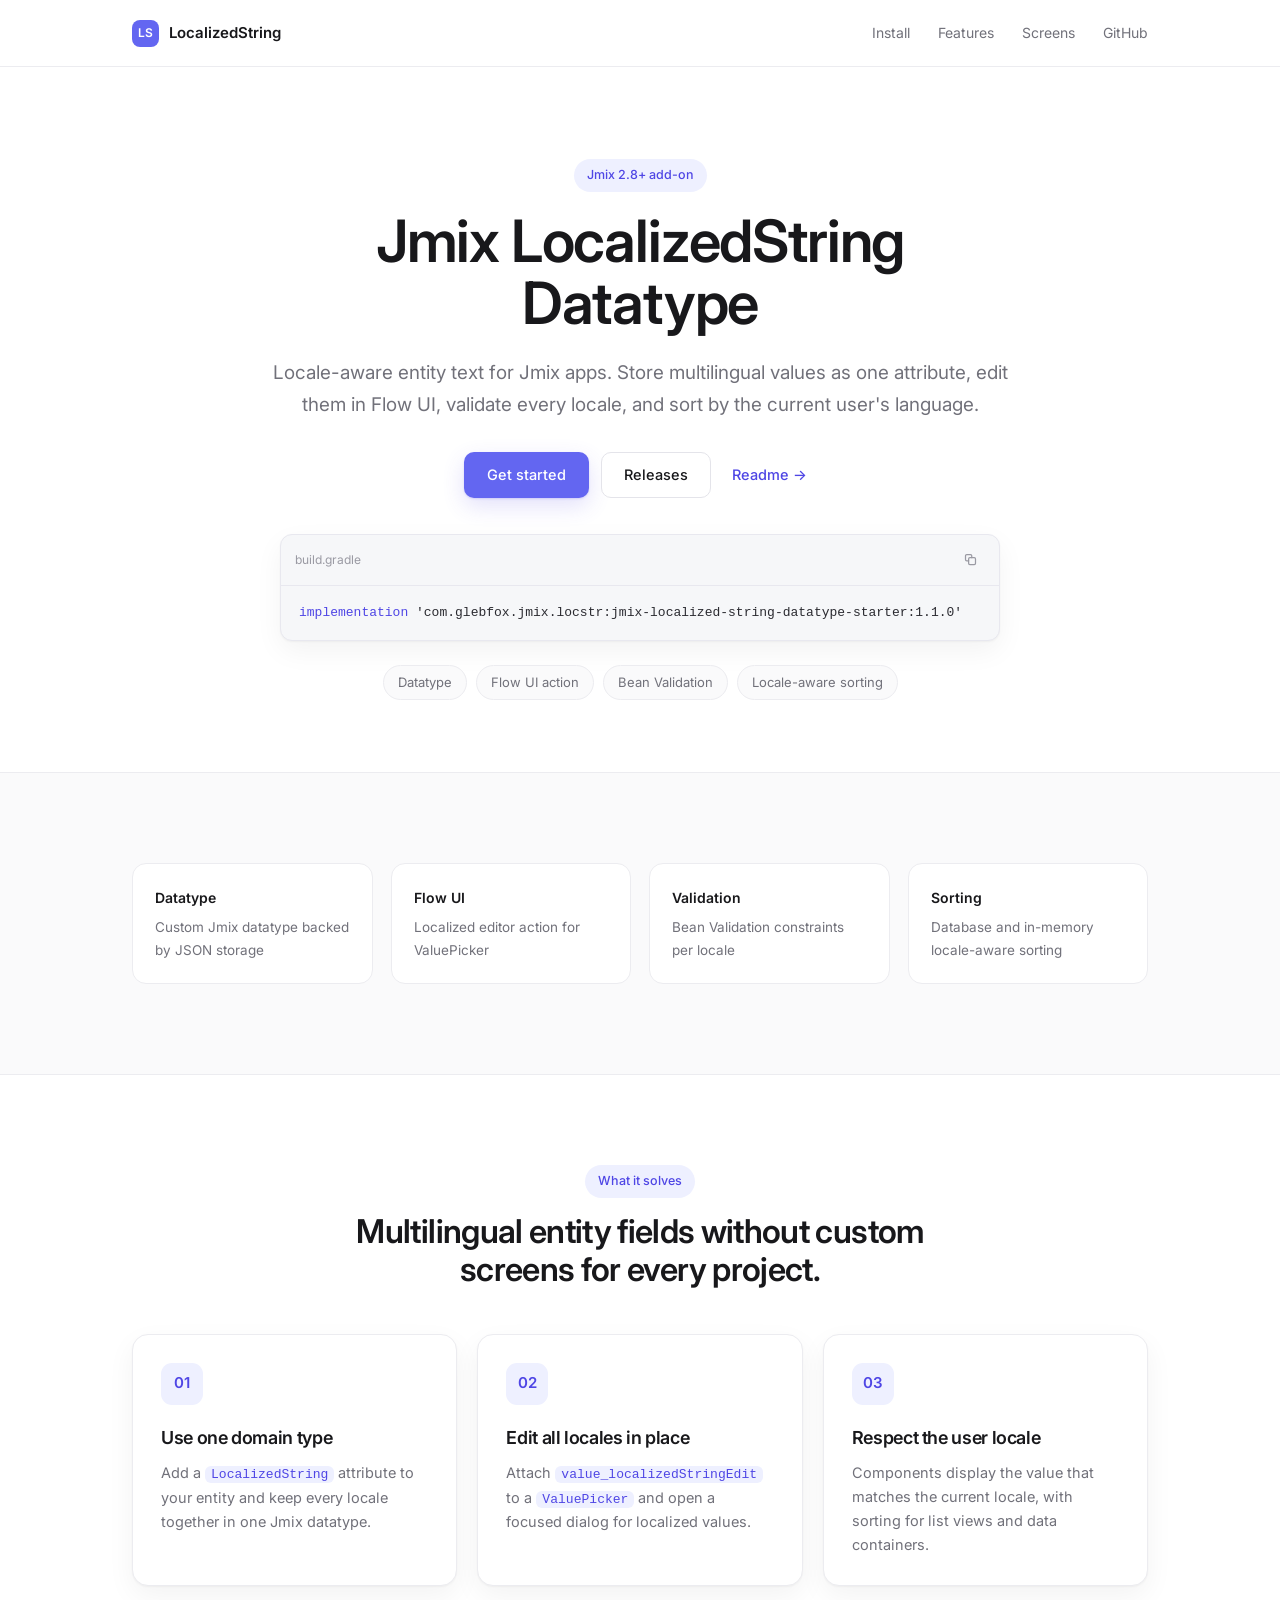
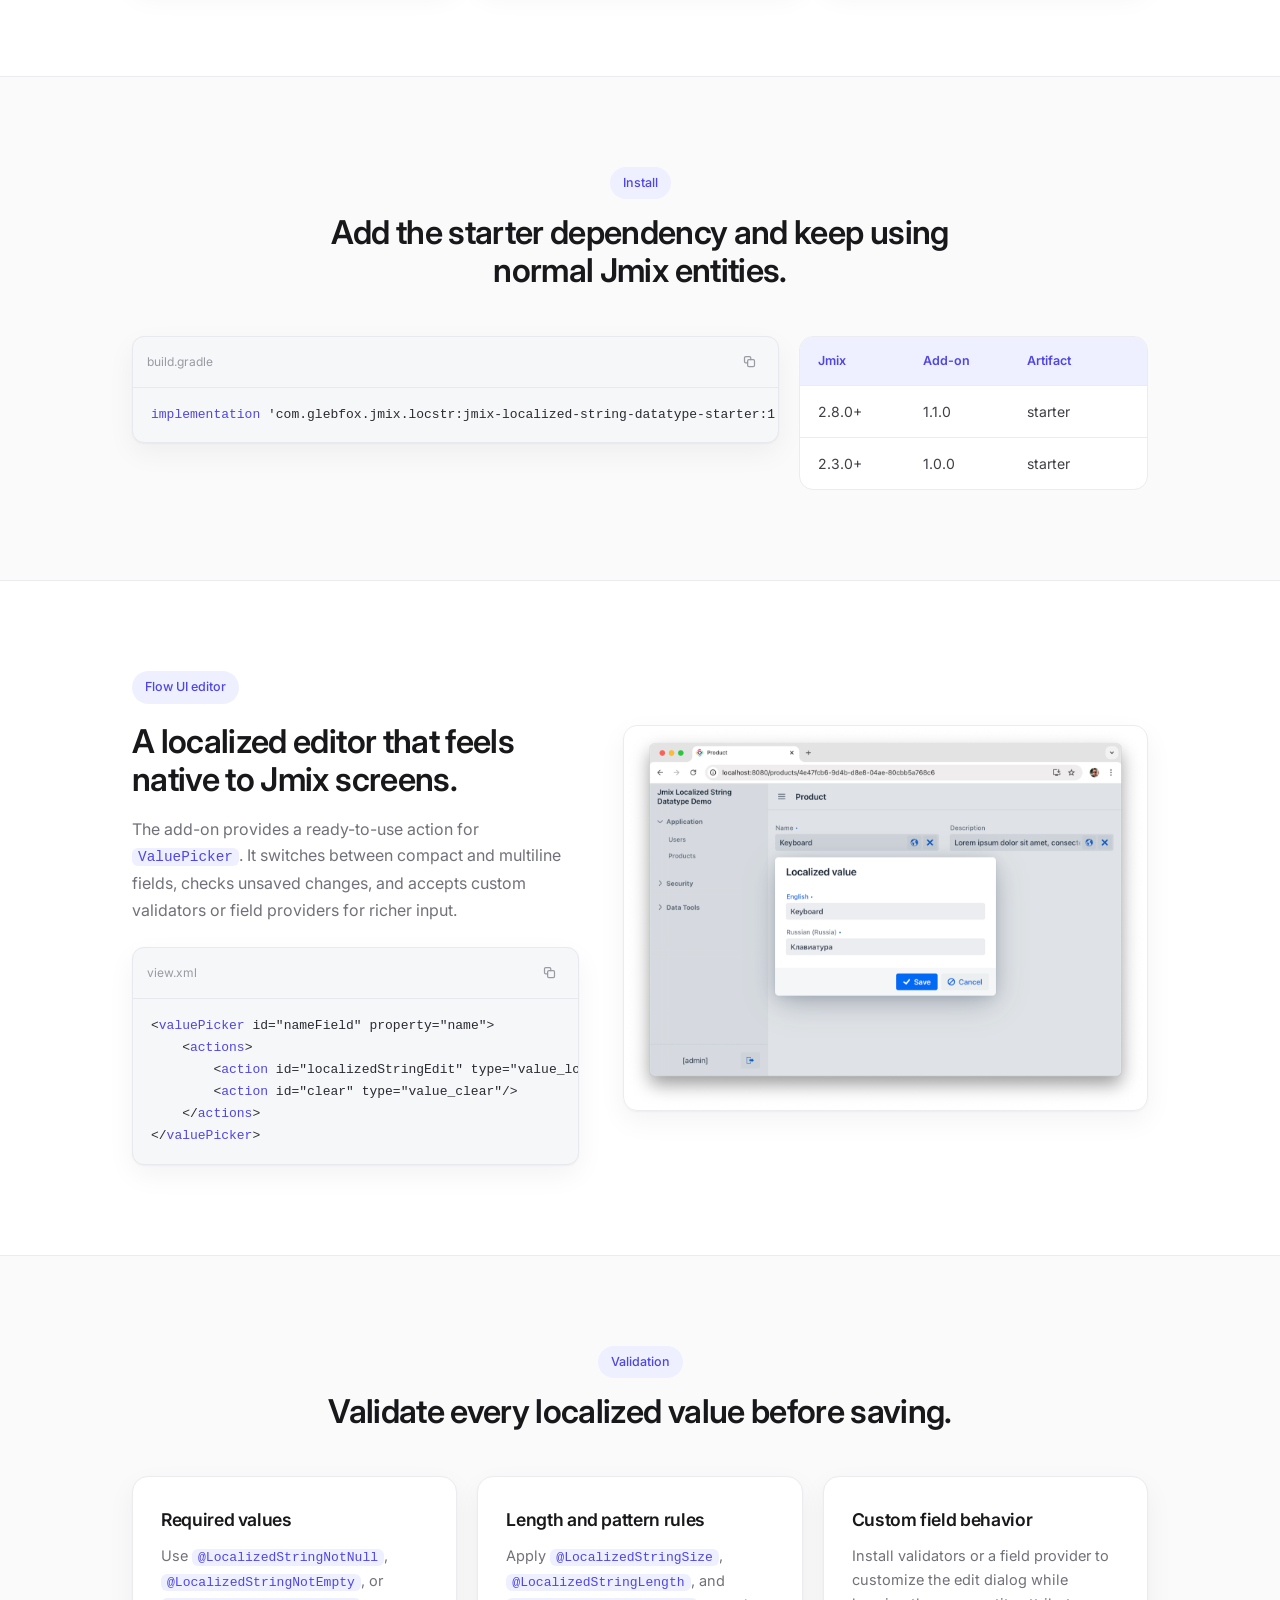
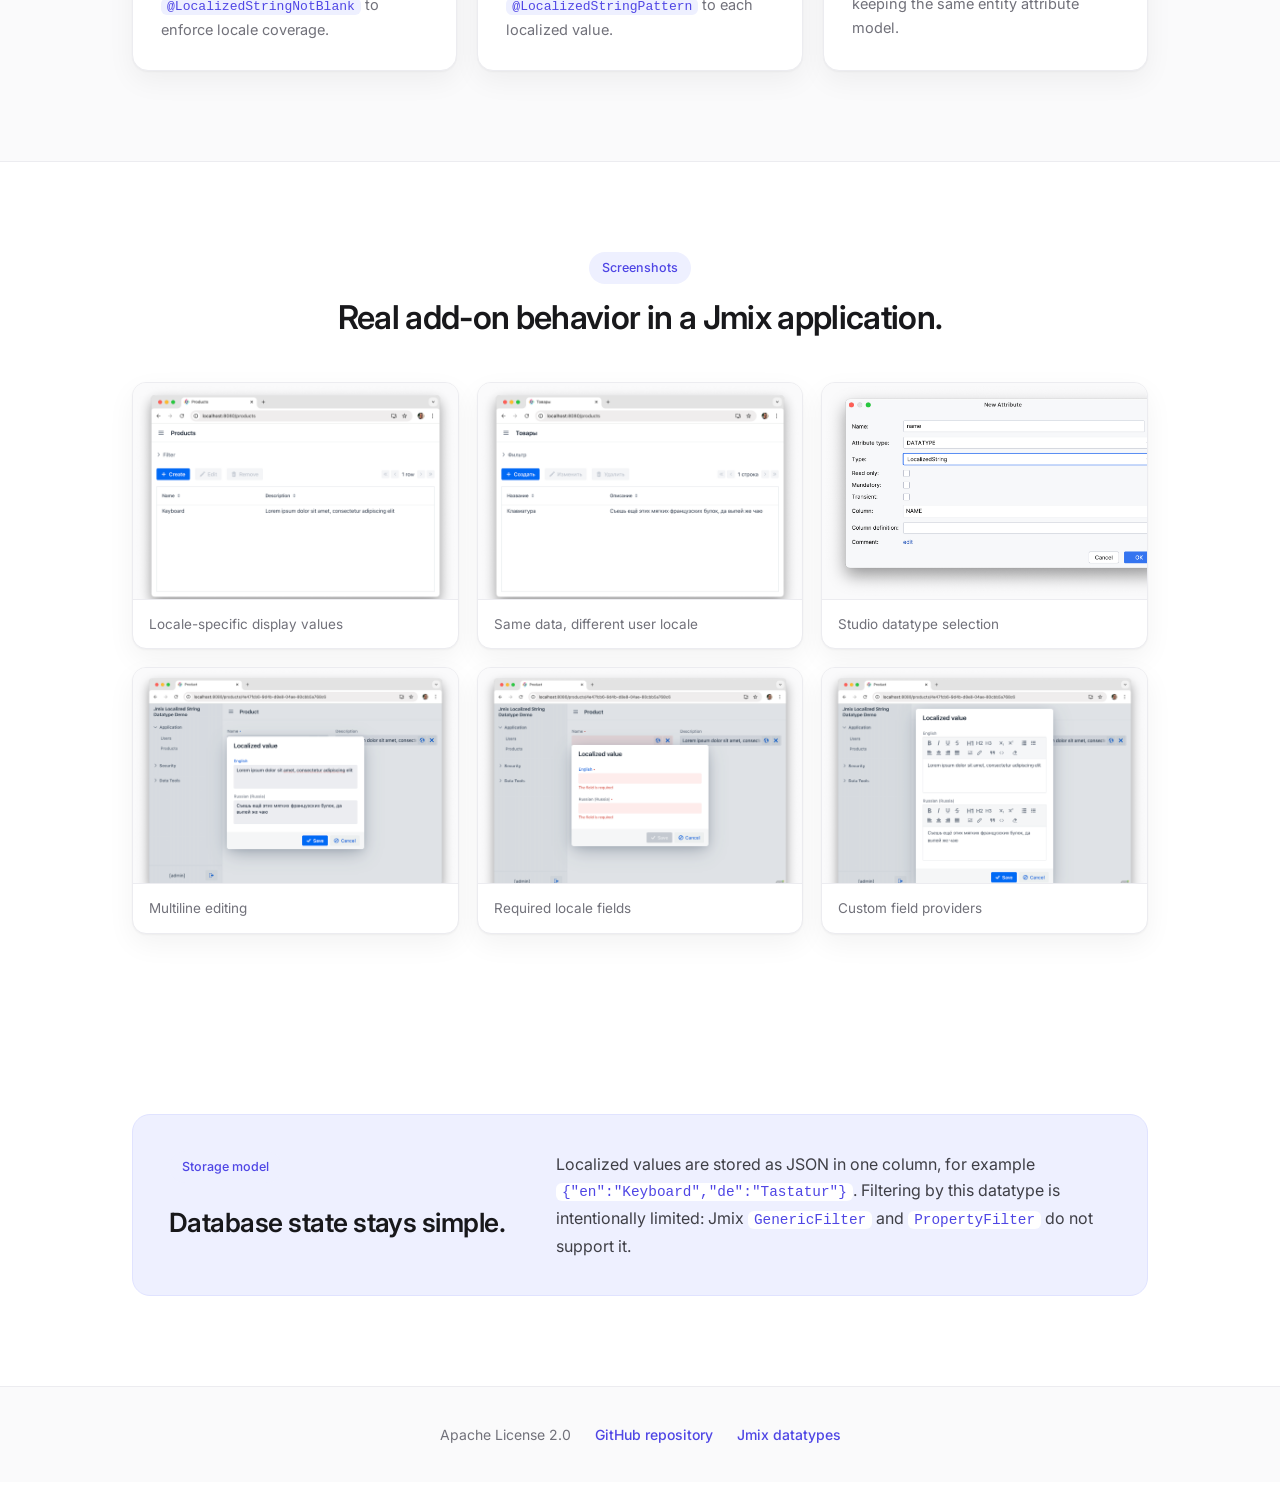
<file: docs/index.html>
<!doctype html>
<html lang="en">
<head>
    <meta charset="utf-8">
    <meta name="viewport" content="width=device-width, initial-scale=1">
    <meta name="description" content="Jmix LocalizedString Datatype add-on for storing, editing, validating, and sorting localized entity attributes.">
    <title>Jmix LocalizedString Datatype</title>
    <link rel="icon" type="image/svg+xml" href="assets/favicon.svg">
    <link rel="preconnect" href="https://fonts.googleapis.com">
    <link rel="preconnect" href="https://fonts.gstatic.com" crossorigin>
    <link href="https://fonts.googleapis.com/css2?family=Inter:wght@400;500;600;700&display=swap" rel="stylesheet">
    <link rel="stylesheet" href="styles.css">
</head>
<body id="top">
<header class="nav">
    <div class="wrap nav-inner">
        <a class="brand" href="#top" aria-label="Jmix LocalizedString Datatype home">
            <span class="mk">LS</span>
            <span>LocalizedString</span>
        </a>
        <nav class="nav-links" aria-label="Primary navigation">
            <a href="#install">Install</a>
            <a href="#features">Features</a>
            <a href="#screens">Screens</a>
            <a href="https://github.com/glebfox/jmix-localized-string-datatype-addon">GitHub</a>
        </nav>
    </div>
</header>

<main>
    <section class="hero" aria-labelledby="hero-title">
        <div class="wrap">
            <span class="eyebrow">Jmix 2.8+ add-on</span>
            <h1 id="hero-title">Jmix LocalizedString Datatype</h1>
            <p class="lede">
                Locale-aware entity text for Jmix apps. Store multilingual values as one
                attribute, edit them in Flow UI, validate every locale, and sort by the
                current user's language.
            </p>
            <div class="actions">
                <a class="btn primary" href="#install">Get started</a>
                <a class="btn secondary" href="https://github.com/glebfox/jmix-localized-string-datatype-addon/releases">Releases</a>
                <a class="btn text" href="https://github.com/glebfox/jmix-localized-string-datatype-addon/blob/main/README.md">Readme &rarr;</a>
            </div>
            <div class="install" aria-label="Gradle dependency">
                <div class="co">
                    <span class="fn">build.gradle</span>
                    <button class="copy" type="button" title="Copy" aria-label="Copy dependency to clipboard">
                        <svg class="ic ic-copy" viewBox="0 0 24 24" aria-hidden="true"><rect x="9" y="9" width="11" height="11" rx="2"/><path d="M14 9V6a2 2 0 0 0-2-2H6a2 2 0 0 0-2 2v6a2 2 0 0 0 2 2h3"/></svg>
                        <svg class="ic ic-ok" viewBox="0 0 24 24" aria-hidden="true"><path d="M5 12l4.5 4.5L19 7"/></svg>
                        <span class="ct">Copy</span>
                    </button>
                </div>
                <pre><code><span class="k">implementation</span> 'com.glebfox.jmix.locstr:jmix-localized-string-datatype-starter:1.1.0'</code></pre>
            </div>
            <div class="tags" aria-label="Add-on capabilities">
                <span>Datatype</span>
                <span>Flow UI action</span>
                <span>Bean Validation</span>
                <span>Locale-aware sorting</span>
            </div>
        </div>
    </section>

    <section class="section soft" aria-label="Project highlights">
        <div class="wrap">
            <div class="proof-grid">
                <div>
                    <strong>Datatype</strong>
                    <span>Custom Jmix datatype backed by JSON storage</span>
                </div>
                <div>
                    <strong>Flow UI</strong>
                    <span>Localized editor action for ValuePicker</span>
                </div>
                <div>
                    <strong>Validation</strong>
                    <span>Bean Validation constraints per locale</span>
                </div>
                <div>
                    <strong>Sorting</strong>
                    <span>Database and in-memory locale-aware sorting</span>
                </div>
            </div>
        </div>
    </section>

    <section class="section" id="features">
        <div class="wrap">
            <div class="sec-head">
                <span class="eyebrow">What it solves</span>
                <h2>Multilingual entity fields without custom screens for every project.</h2>
            </div>
            <div class="grid-3">
                <article class="card">
                    <span class="chip">01</span>
                    <h3>Use one domain type</h3>
                    <p>Add a <code>LocalizedString</code> attribute to your entity and keep every locale together in one Jmix datatype.</p>
                </article>
                <article class="card">
                    <span class="chip">02</span>
                    <h3>Edit all locales in place</h3>
                    <p>Attach <code>value_localizedStringEdit</code> to a <code>ValuePicker</code> and open a focused dialog for localized values.</p>
                </article>
                <article class="card">
                    <span class="chip">03</span>
                    <h3>Respect the user locale</h3>
                    <p>Components display the value that matches the current locale, with sorting for list views and data containers.</p>
                </article>
            </div>
        </div>
    </section>

    <section class="section soft" id="install">
        <div class="wrap">
            <div class="sec-head">
                <span class="eyebrow">Install</span>
                <h2>Add the starter dependency and keep using normal Jmix entities.</h2>
            </div>
            <div class="install-layout">
                <div class="codepanel" aria-label="Gradle dependency">
                    <div class="co">
                        <span class="fn">build.gradle</span>
                        <button class="copy" type="button" title="Copy" aria-label="Copy dependency to clipboard">
                            <svg class="ic ic-copy" viewBox="0 0 24 24" aria-hidden="true"><rect x="9" y="9" width="11" height="11" rx="2"/><path d="M14 9V6a2 2 0 0 0-2-2H6a2 2 0 0 0-2 2v6a2 2 0 0 0 2 2h3"/></svg>
                            <svg class="ic ic-ok" viewBox="0 0 24 24" aria-hidden="true"><path d="M5 12l4.5 4.5L19 7"/></svg>
                            <span class="ct">Copy</span>
                        </button>
                    </div>
                    <pre><code><span class="k">implementation</span> 'com.glebfox.jmix.locstr:jmix-localized-string-datatype-starter:1.1.0'</code></pre>
                </div>
                <div class="compat" aria-label="Compatibility table">
                    <div class="crow head"><span>Jmix</span><span>Add-on</span><span>Artifact</span></div>
                    <div class="crow"><span>2.8.0+</span><span>1.1.0</span><span>starter</span></div>
                    <div class="crow"><span>2.3.0+</span><span>1.0.0</span><span>starter</span></div>
                </div>
            </div>
        </div>
    </section>

    <section class="section">
        <div class="wrap">
            <div class="showcase">
                <div class="showcase-copy">
                    <span class="eyebrow">Flow UI editor</span>
                    <h2>A localized editor that feels native to Jmix screens.</h2>
                    <p>
                        The add-on provides a ready-to-use action for <code>ValuePicker</code>. It switches
                        between compact and multiline fields, checks unsaved changes, and accepts custom
                        validators or field providers for richer input.
                    </p>
                    <div class="codepanel codewrap" aria-label="Flow UI view XML">
                        <div class="co">
                            <span class="fn">view.xml</span>
                            <button class="copy" type="button" title="Copy" aria-label="Copy snippet to clipboard">
                            <svg class="ic ic-copy" viewBox="0 0 24 24" aria-hidden="true"><rect x="9" y="9" width="11" height="11" rx="2"/><path d="M14 9V6a2 2 0 0 0-2-2H6a2 2 0 0 0-2 2v6a2 2 0 0 0 2 2h3"/></svg>
                            <svg class="ic ic-ok" viewBox="0 0 24 24" aria-hidden="true"><path d="M5 12l4.5 4.5L19 7"/></svg>
                            <span class="ct">Copy</span>
                        </button>
                        </div>
                        <pre><code>&lt;<span class="t">valuePicker</span> id="nameField" property="name"&gt;
    &lt;<span class="t">actions</span>&gt;
        &lt;<span class="t">action</span> id="localizedStringEdit" type="value_localizedStringEdit"/&gt;
        &lt;<span class="t">action</span> id="clear" type="value_clear"/&gt;
    &lt;/<span class="t">actions</span>&gt;
&lt;/<span class="t">valuePicker</span>&gt;</code></pre>
                    </div>
                </div>
                <figure class="showcase-media">
                    <img src="assets/img/edit-dialog.png" alt="LocalizedString edit dialog in a Jmix Flow UI view" loading="lazy">
                </figure>
            </div>
        </div>
    </section>

    <section class="section soft">
        <div class="wrap">
            <div class="sec-head">
                <span class="eyebrow">Validation</span>
                <h2>Validate every localized value before saving.</h2>
            </div>
            <div class="grid-3">
                <article class="vcard">
                    <h3>Required values</h3>
                    <p>Use <code>@LocalizedStringNotNull</code>, <code>@LocalizedStringNotEmpty</code>, or <code>@LocalizedStringNotBlank</code> to enforce locale coverage.</p>
                </article>
                <article class="vcard">
                    <h3>Length and pattern rules</h3>
                    <p>Apply <code>@LocalizedStringSize</code>, <code>@LocalizedStringLength</code>, and <code>@LocalizedStringPattern</code> to each localized value.</p>
                </article>
                <article class="vcard">
                    <h3>Custom field behavior</h3>
                    <p>Install validators or a field provider to customize the edit dialog while keeping the same entity attribute model.</p>
                </article>
            </div>
        </div>
    </section>

    <section class="section" id="screens">
        <div class="wrap">
            <div class="sec-head">
                <span class="eyebrow">Screenshots</span>
                <h2>Real add-on behavior in a Jmix application.</h2>
            </div>
            <div class="screens">
                <figure>
                    <img src="assets/img/localized-value-1.png" alt="Product list displaying English localized values" loading="lazy">
                    <figcaption>Locale-specific display values</figcaption>
                </figure>
                <figure>
                    <img src="assets/img/localized-value-2.png" alt="Product list displaying Russian localized values" loading="lazy">
                    <figcaption>Same data, different user locale</figcaption>
                </figure>
                <figure>
                    <img src="assets/img/attribute-datatype.png" alt="Jmix Studio attribute datatype selector with LocalizedString selected" loading="lazy">
                    <figcaption>Studio datatype selection</figcaption>
                </figure>
                <figure>
                    <img src="assets/img/multiline-fields.png" alt="LocalizedString editor with multiline fields" loading="lazy">
                    <figcaption>Multiline editing</figcaption>
                </figure>
                <figure>
                    <img src="assets/img/required-field.png" alt="LocalizedString editor showing required field validation" loading="lazy">
                    <figcaption>Required locale fields</figcaption>
                </figure>
                <figure>
                    <img src="assets/img/field-provider.png" alt="LocalizedString editor using a custom rich text field provider" loading="lazy">
                    <figcaption>Custom field providers</figcaption>
                </figure>
            </div>
        </div>
    </section>

    <section class="section">
        <div class="wrap">
            <div class="notes">
                <div>
                    <span class="eyebrow">Storage model</span>
                    <h2>Database state stays simple.</h2>
                </div>
                <p>
                    Localized values are stored as JSON in one column, for example
                    <code>{"en":"Keyboard","de":"Tastatur"}</code>. Filtering by this datatype
                    is intentionally limited: Jmix <code>GenericFilter</code> and
                    <code>PropertyFilter</code> do not support it.
                </p>
            </div>
        </div>
    </section>
</main>

<footer class="site-footer">
    <div class="wrap foot-inner">
        <span>Apache License 2.0</span>
        <a href="https://github.com/glebfox/jmix-localized-string-datatype-addon">GitHub repository</a>
        <a href="https://docs.jmix.io/jmix/data-model/data-types.html">Jmix datatypes</a>
    </div>
</footer>

<script>
    document.querySelectorAll('.copy').forEach(function (btn) {
        btn.addEventListener('click', function () {
            var block = btn.closest('.install, .codepanel, .codewrap');
            var pre = block && block.querySelector('pre');
            if (!pre || !navigator.clipboard) return;
            navigator.clipboard.writeText(pre.innerText.trim()).then(function () {
                btn.classList.add('ok');
                btn.title = 'Copied';
                setTimeout(function () {
                    btn.classList.remove('ok');
                    btn.title = 'Copy';
                }, 1600);
            });
        });
    });
</script>
</body>
</html>
</file>
<file: docs/styles.css>
:root {
    color-scheme: light;
    --bg: #ffffff;
    --soft: #fafafb;
    --ink: #18181b;
    --ink-2: #3f3f46;
    --muted: #71717a;
    --line: #ececf0;
    --line-2: #e4e4ea;
    --accent: #6366f1;
    --accent-dark: #4f46e5;
    --accent-50: #eef0ff;
    --accent-100: #e0e3ff;
    --code: #f6f7f9;
    --code-fg: #2b2b31;
    --code-muted: #9a9aa3;
    --code-key: #4f46e5;
    --code-tag: #4f46e5;
    --code-border: #e8e8ef;
    --sh-card: 0 1px 2px rgba(24, 24, 27, .04), 0 10px 28px rgba(24, 24, 27, .05);
    --sh-btn: 0 1px 2px rgba(79, 70, 229, .18), 0 8px 22px rgba(79, 70, 229, .16);
}

* {
    box-sizing: border-box;
}

html {
    scroll-behavior: smooth;
    scroll-padding-top: 84px;
}

body {
    margin: 0;
    font-family: Inter, system-ui, -apple-system, BlinkMacSystemFont, "Segoe UI", sans-serif;
    color: var(--ink);
    background: var(--bg);
    line-height: 1.65;
    -webkit-font-smoothing: antialiased;
}

a {
    color: inherit;
    text-decoration: none;
}

img {
    display: block;
    max-width: 100%;
}

h1, h2, h3 {
    letter-spacing: -0.02em;
}

code {
    font-family: ui-monospace, SFMono-Regular, Menlo, Consolas, "Liberation Mono", monospace;
}

p code {
    font-size: 0.9em;
    color: var(--accent-dark);
    background: var(--accent-50);
    padding: 1px 6px;
    border-radius: 6px;
    overflow-wrap: anywhere;
}

a:focus-visible,
button:focus-visible {
    outline: 2px solid var(--accent);
    outline-offset: 2px;
    border-radius: 8px;
}

@media (prefers-reduced-motion: reduce) {
    html {
        scroll-behavior: auto;
    }
}

.wrap {
    max-width: 1080px;
    margin: 0 auto;
    padding: 0 32px;
}

.eyebrow {
    display: inline-block;
    margin: 0 0 18px;
    color: var(--accent-dark);
    background: var(--accent-50);
    padding: 6px 13px;
    border-radius: 999px;
    font-size: 12.5px;
    font-weight: 500;
}

/* Header */
.nav {
    position: sticky;
    top: 0;
    z-index: 5;
    background: rgba(255, 255, 255, .85);
    border-bottom: 1px solid var(--line);
    backdrop-filter: blur(8px);
}

.nav-inner {
    display: flex;
    align-items: center;
    justify-content: space-between;
    height: 66px;
}

.brand {
    display: flex;
    align-items: center;
    gap: 10px;
    font-weight: 600;
    font-size: 15px;
}

.brand .mk {
    display: grid;
    place-items: center;
    width: 27px;
    height: 27px;
    color: #fff;
    background: var(--accent);
    border-radius: 8px;
    font-size: 12px;
    font-weight: 600;
}

.nav-links {
    display: flex;
    gap: 28px;
    font-size: 14px;
    color: var(--muted);
}

.nav-links a:hover {
    color: var(--ink);
}

/* Buttons */
.btn {
    display: inline-flex;
    align-items: center;
    gap: 7px;
    height: 46px;
    padding: 0 22px;
    border: 1px solid transparent;
    border-radius: 10px;
    font-size: 14.5px;
    font-weight: 500;
    transition: transform .15s ease, background .15s ease;
}

.btn.primary {
    color: #fff;
    background: var(--accent);
    box-shadow: var(--sh-btn);
}

.btn.secondary {
    color: var(--ink);
    background: #fff;
    border-color: var(--line-2);
}

.btn.secondary:hover {
    background: var(--soft);
}

.btn.text {
    color: var(--accent-dark);
    padding: 0 8px;
}

.btn.primary:hover,
.btn.secondary:hover {
    transform: translateY(-1px);
}

/* Hero */
.hero {
    padding: 92px 0 72px;
    text-align: center;
}

.hero h1 {
    margin: 0 auto;
    max-width: 16ch;
    font-size: clamp(2.5rem, 5.2vw, 3.65rem);
    line-height: 1.06;
    font-weight: 600;
}

.lede {
    margin: 24px auto 0;
    max-width: 62ch;
    color: var(--muted);
    font-size: 1.18rem;
}

.actions {
    display: flex;
    flex-wrap: wrap;
    gap: 12px;
    justify-content: center;
    margin-top: 32px;
}

/* Code blocks */
.install,
.codepanel {
    overflow: hidden;
    background: var(--code);
    border: 1px solid var(--code-border);
    border-radius: 12px;
    box-shadow: var(--sh-card);
    text-align: left;
}

.install {
    width: min(720px, 100%);
    margin: 36px auto 0;
}

.install .co,
.codepanel .co {
    display: flex;
    align-items: center;
    justify-content: space-between;
    gap: 12px;
    padding: 10px 14px;
    border-bottom: 1px solid var(--code-border);
    color: var(--code-muted);
    font-size: 12px;
}

.install pre,
.codepanel pre,
.codewrap pre {
    margin: 0;
    padding: 16px 18px;
    overflow-x: auto;
    color: var(--code-fg);
    font-size: 13px;
    line-height: 1.7;
}

.install pre code,
.codepanel pre code {
    white-space: pre;
}

.k {
    color: var(--code-key);
}

.t {
    color: var(--code-tag);
}

/* Copy button */
.copy {
    display: inline-flex;
    align-items: center;
    justify-content: center;
    width: 30px;
    height: 30px;
    color: var(--code-muted);
    background: transparent;
    border: 0;
    border-radius: 8px;
    cursor: pointer;
    transition: color .15s ease, background .15s ease;
}

.copy:hover {
    color: var(--ink);
    background: var(--line);
}

.copy .ct {
    display: none;
}

.copy .ic {
    width: 15px;
    height: 15px;
    fill: none;
    stroke: currentColor;
    stroke-width: 2;
    stroke-linecap: round;
    stroke-linejoin: round;
}

.copy .ic-ok {
    display: none;
}

.copy.ok {
    color: #2f9e44;
}

.copy.ok .ic-copy {
    display: none;
}

.copy.ok .ic-ok {
    display: inline-block;
}

.codewrap {
    margin-top: 24px;
}

/* Code blocks: one consistent focus ring on the outer panel (the inner
   scrollable <pre> outline would otherwise be clipped by border-radius). */
.install pre:focus,
.codepanel pre:focus {
    outline: none;
}

.install:has(pre:focus),
.codepanel:has(pre:focus) {
    outline: 2px solid var(--accent);
    outline-offset: 2px;
}

/* Tags */
.tags {
    display: flex;
    flex-wrap: wrap;
    gap: 9px;
    justify-content: center;
    margin-top: 24px;
}

.tags span {
    padding: 6px 14px;
    color: var(--muted);
    background: var(--soft);
    border: 1px solid var(--line);
    border-radius: 999px;
    font-size: 13px;
}

/* Sections */
.section {
    padding: 90px 0;
}

.section.soft {
    background: var(--soft);
    border-top: 1px solid var(--line);
    border-bottom: 1px solid var(--line);
}

.sec-head {
    max-width: 680px;
    margin: 0 auto 46px;
    text-align: center;
}

.sec-head .eyebrow {
    margin-bottom: 14px;
}

.sec-head h2 {
    margin: 0;
    font-size: 2.05rem;
    font-weight: 600;
    line-height: 1.16;
}

/* Proof strip */
.proof-grid {
    display: grid;
    grid-template-columns: repeat(4, 1fr);
    gap: 18px;
}

.proof-grid > div {
    padding: 22px;
    background: #fff;
    border: 1px solid var(--line);
    border-radius: 14px;
}

.proof-grid strong {
    display: block;
    font-size: 14px;
    font-weight: 600;
}

.proof-grid span {
    display: block;
    margin-top: 7px;
    color: var(--muted);
    font-size: 13.5px;
}

/* Cards */
.grid-3 {
    display: grid;
    grid-template-columns: repeat(3, 1fr);
    gap: 20px;
}

.card,
.vcard {
    padding: 28px;
    background: #fff;
    border: 1px solid var(--line);
    border-radius: 16px;
    box-shadow: var(--sh-card);
}

.chip {
    display: grid;
    place-items: center;
    width: 42px;
    height: 42px;
    color: var(--accent-dark);
    background: var(--accent-50);
    border-radius: 11px;
    font-size: 15px;
    font-weight: 600;
}

.card h3 {
    margin: 18px 0 9px;
    font-size: 1.12rem;
    font-weight: 600;
}

.vcard h3 {
    margin: 0 0 10px;
    font-size: 1.1rem;
    font-weight: 600;
}

.card p,
.vcard p {
    margin: 0;
    color: var(--muted);
    font-size: 14.5px;
}

/* Install layout */
.install-layout {
    display: grid;
    grid-template-columns: minmax(0, 1.3fr) minmax(280px, .7fr);
    gap: 20px;
    align-items: start;
}

.compat {
    overflow: hidden;
    background: #fff;
    border: 1px solid var(--line);
    border-radius: 14px;
}

.crow {
    display: grid;
    grid-template-columns: .9fr .9fr 1fr;
    gap: 12px;
    padding: 14px 18px;
    border-bottom: 1px solid var(--line);
    color: var(--ink-2);
    font-size: 14px;
}

.crow:last-child {
    border-bottom: 0;
}

.crow.head {
    color: var(--accent-dark);
    background: var(--accent-50);
    font-size: 12.5px;
    font-weight: 600;
}

/* Showcase */
.showcase {
    display: grid;
    grid-template-columns: minmax(0, .92fr) minmax(0, 1.08fr);
    gap: 44px;
    align-items: center;
}

.showcase-copy h2 {
    margin: 0;
    font-size: 2.05rem;
    font-weight: 600;
    line-height: 1.16;
}

.showcase-copy > p {
    margin: 18px 0 0;
    color: var(--muted);
}

.showcase-media {
    margin: 0;
}

.showcase-media img {
    width: 100%;
    border: 1px solid var(--line);
    border-radius: 14px;
    box-shadow: var(--sh-card);
}

/* Screens */
.screens {
    display: grid;
    grid-template-columns: repeat(3, 1fr);
    gap: 18px;
}

.screens figure {
    overflow: hidden;
    margin: 0;
    background: #fff;
    border: 1px solid var(--line);
    border-radius: 14px;
    box-shadow: var(--sh-card);
}

.screens img {
    width: 100%;
    aspect-ratio: 1.5;
    object-fit: cover;
    object-position: top left;
    background: var(--soft);
    border-bottom: 1px solid var(--line);
}

.screens figcaption {
    padding: 13px 16px;
    color: var(--muted);
    font-size: 13.5px;
}

/* Notes */
.notes {
    display: grid;
    grid-template-columns: .78fr 1.22fr;
    gap: 32px;
    padding: 36px;
    background: var(--accent-50);
    border: 1px solid var(--accent-100);
    border-radius: 18px;
}

.notes h2 {
    margin: 0;
    font-size: 1.65rem;
    font-weight: 600;
}

.notes p {
    margin: 0;
    color: var(--ink-2);
}

.notes p code {
    background: #fff;
}

/* Footer */
.site-footer {
    background: var(--soft);
    border-top: 1px solid var(--line);
}

.foot-inner {
    display: flex;
    flex-wrap: wrap;
    gap: 24px;
    justify-content: center;
    padding: 36px 0;
    color: var(--muted);
    font-size: 14px;
}

.site-footer a {
    color: var(--accent-dark);
    font-weight: 500;
}

/* Responsive */
@media (max-width: 980px) {
    .section {
        padding: 68px 0;
    }

    .proof-grid,
    .grid-3,
    .screens {
        grid-template-columns: repeat(2, 1fr);
    }

    .install-layout,
    .showcase,
    .notes {
        /* minmax(0, 1fr) lets the column shrink below its content's min width so
           non-wrapping code blocks scroll inside their own panel instead of
           widening the page (mirrors the desktop track definitions). */
        grid-template-columns: minmax(0, 1fr);
        gap: 24px;
    }

    .sec-head h2,
    .showcase-copy h2 {
        font-size: 1.8rem;
    }
}

@media (max-width: 620px) {
    .wrap {
        padding: 0 20px;
    }

    .nav-links {
        display: none;
    }

    .hero {
        padding: 64px 0 56px;
    }

    .lede {
        font-size: 1.06rem;
    }

    .actions {
        flex-direction: column;
        align-items: stretch;
    }

    .btn {
        justify-content: center;
    }

    .proof-grid,
    .grid-3,
    .screens {
        grid-template-columns: 1fr;
    }

    .notes {
        padding: 26px;
    }
}
</file>
